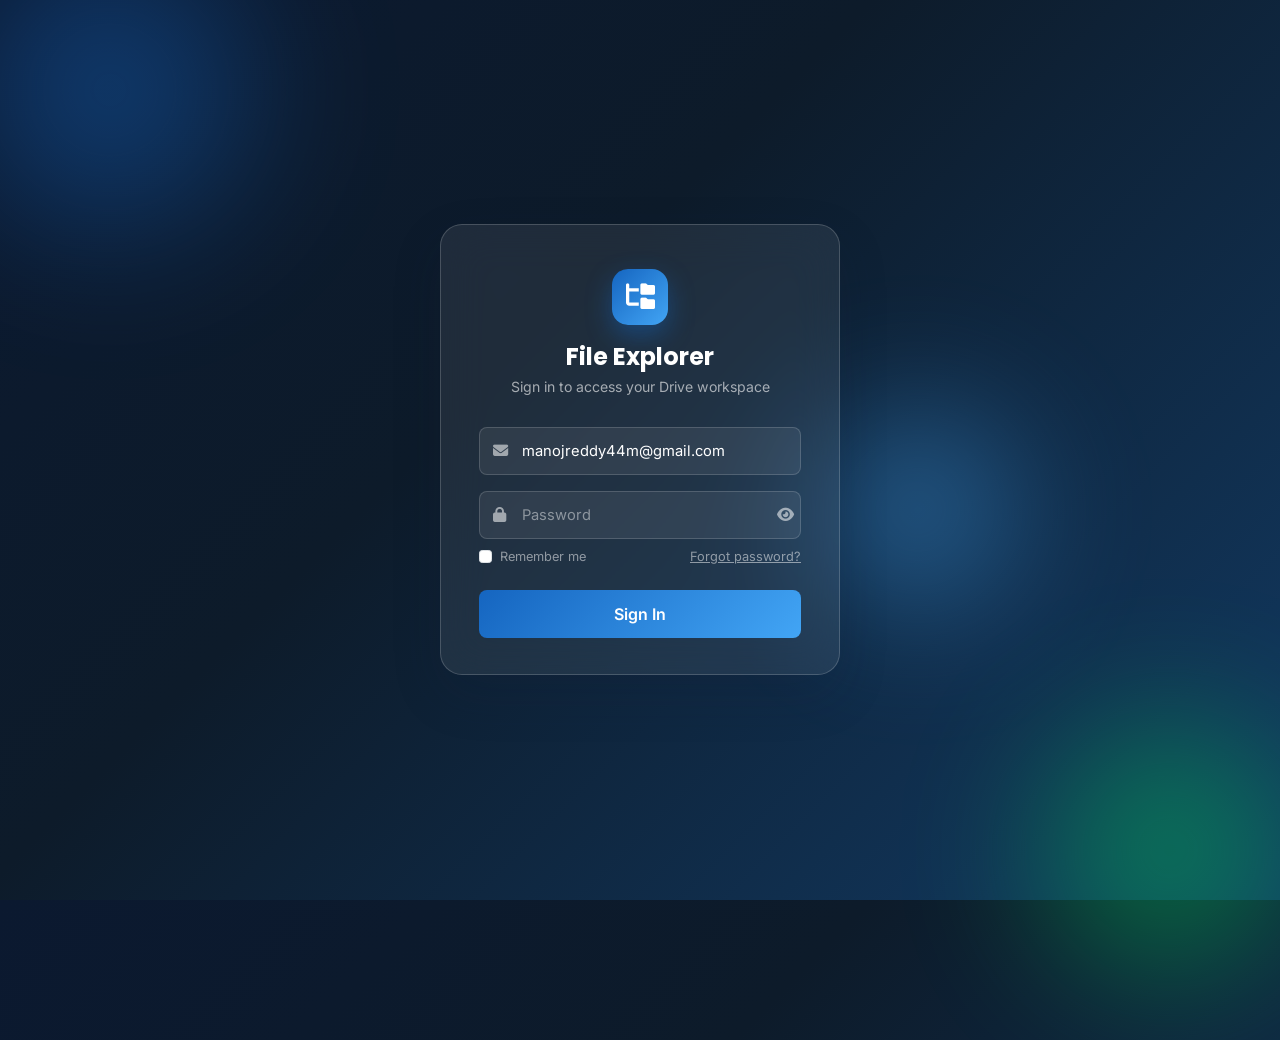
<file: index.html>
<!DOCTYPE html>
<html lang="en">
    <link rel="icon" href="filelogo.png">
<head>
  <meta charset="UTF-8">
  <meta http-equiv="refresh" content="0; url=login.html">
  <title>File Explorer</title>
  <script>window.location.replace('login.html');</script>
</head>
<body>
  <p>Redirecting to <a href="login.html">File Explorer</a>…</p>
</body>
</html>
</file>
<file: style.css>
/* ============================================================
   File Explorer — Design Tokens & Global Styles
   ============================================================ */

@import url('https://fonts.googleapis.com/css2?family=Poppins:wght@500;600;700;800&family=Inter:wght@400;500;600;700&display=swap');

:root {
  /* Brand palette (per spec) */
  --color-primary: #1565C0;
  --color-primary-rgb: 21, 101, 192;
  --color-secondary: #42A5F5;
  --color-accent: #00C853;
  --color-accent-rgb: 0, 200, 83;
  --color-bg: #F4F7FC;
  --color-card: #FFFFFF;
  --color-sidebar: #0D1B2A;
  --color-sidebar-hover: #16283D;
  --color-danger: #E53935;
  --color-warning: #FB8C00;

  --text-primary: #16202B;
  --text-secondary: #64748B;
  --text-muted: #94A3B8;
  --text-on-sidebar: #C9D6E3;

  --border-color: #E6ECF5;
  --shadow-sm: 0 1px 2px rgba(16, 30, 54, 0.06);
  --shadow-md: 0 6px 20px rgba(16, 30, 54, 0.08);
  --shadow-lg: 0 20px 50px rgba(16, 30, 54, 0.16);

  --radius-sm: 8px;
  --radius-md: 14px;
  --radius-lg: 22px;

  --font-display: 'Poppins', 'Inter', sans-serif;
  --font-body: 'Inter', sans-serif;

  --sidebar-width: 268px;
  --sidebar-collapsed: 78px;
  --topbar-height: 68px;

  --transition-fast: 160ms cubic-bezier(.4,0,.2,1);
  --transition-med: 280ms cubic-bezier(.4,0,.2,1);
}

* { box-sizing: border-box; }

html, body {
  height: 100%;
}

body {
  font-family: var(--font-body);
  background: var(--color-bg);
  color: var(--text-primary);
  overflow-x: hidden;
}

h1, h2, h3, h4, h5, h6, .font-display {
  font-family: var(--font-display);
}

a { text-decoration: none; }

::-webkit-scrollbar { width: 8px; height: 8px; }
::-webkit-scrollbar-track { background: transparent; }
::-webkit-scrollbar-thumb { background: #CBD5E1; border-radius: 8px; }
::-webkit-scrollbar-thumb:hover { background: #9FB0C4; }

:focus-visible {
  outline: 2px solid var(--color-primary);
  outline-offset: 2px;
}

/* ============================================================
   LOGIN PAGE
   ============================================================ */

.login-page {
  min-height: 100vh;
  display: flex;
  align-items: center;
  justify-content: center;
  position: relative;
  overflow: hidden;
  background: linear-gradient(135deg, #0B1930 0%, #0D1B2A 40%, #123A63 100%);
}

.login-bg-orb {
  position: absolute;
  border-radius: 50%;
  filter: blur(60px);
  opacity: 0.55;
  animation: float-orb 14s ease-in-out infinite;
}
.orb-1 {
  width: 420px; height: 420px;
  background: radial-gradient(circle, var(--color-primary), transparent 70%);
  top: -120px; left: -100px;
  animation-delay: 0s;
}
.orb-2 {
  width: 380px; height: 380px;
  background: radial-gradient(circle, var(--color-accent), transparent 70%);
  bottom: -140px; right: -80px;
  animation-delay: -5s;
}
.orb-3 {
  width: 300px; height: 300px;
  background: radial-gradient(circle, var(--color-secondary), transparent 70%);
  top: 40%; left: 60%;
  animation-delay: -9s;
}

@keyframes float-orb {
  0%, 100% { transform: translate(0, 0) scale(1); }
  33% { transform: translate(30px, -40px) scale(1.08); }
  66% { transform: translate(-20px, 25px) scale(0.95); }
}

.login-card {
  position: relative;
  z-index: 2;
  width: 100%;
  max-width: 400px;
  padding: 44px 38px 36px;
  background: rgba(255, 255, 255, 0.08);
  border: 1px solid rgba(255, 255, 255, 0.18);
  border-radius: var(--radius-lg);
  backdrop-filter: blur(22px);
  -webkit-backdrop-filter: blur(22px);
  box-shadow: var(--shadow-lg);
  animation: card-rise 700ms cubic-bezier(.2,.8,.2,1) both;
}

@keyframes card-rise {
  from { opacity: 0; transform: translateY(24px) scale(.98); }
  to { opacity: 1; transform: translateY(0) scale(1); }
}

.login-logo {
  width: 56px; height: 56px;
  border-radius: 16px;
  display: flex; align-items: center; justify-content: center;
  background: linear-gradient(135deg, var(--color-primary), var(--color-secondary));
  color: #fff;
  font-size: 26px;
  margin: 0 auto 18px;
  box-shadow: 0 10px 26px rgba(var(--color-primary-rgb), 0.45);
}

.login-title {
  color: #fff;
  text-align: center;
  font-weight: 700;
  font-size: 1.5rem;
  margin-bottom: 4px;
}

.login-subtitle {
  color: rgba(255,255,255,0.6);
  text-align: center;
  font-size: 0.88rem;
  margin-bottom: 30px;
}

.glass-input {
  background: rgba(255,255,255,0.07);
  border: 1px solid rgba(255,255,255,0.16);
  color: #fff;
  border-radius: var(--radius-sm);
  padding: 12px 14px 12px 42px;
  font-size: 0.92rem;
  transition: var(--transition-fast);
}
.glass-input::placeholder { color: rgba(255,255,255,0.45); }
.glass-input:focus {
  background: rgba(255,255,255,0.12);
  border-color: var(--color-secondary);
  color: #fff;
  box-shadow: 0 0 0 3px rgba(66,165,245,0.25);
}

.input-icon-wrap { position: relative; }
.input-icon-wrap i {
  position: absolute; left: 14px; top: 50%; transform: translateY(-50%);
  color: rgba(255,255,255,0.55); font-size: 0.95rem;
}

/* Password show/hide eye icon */
.input-icon-wrap .glass-input.pw-field { padding-right: 44px; }
.pw-toggle-btn {
  position: absolute;
  right: 6px; top: 50%; transform: translateY(-50%);
  width: 32px; height: 32px;
  display: flex; align-items: center; justify-content: center;
  background: none; border: none; padding: 0;
  color: rgba(255,255,255,0.5);
  font-size: 0.92rem;
  cursor: pointer;
  border-radius: var(--radius-sm);
  transition: var(--transition-fast);
}
.pw-toggle-btn:hover, .pw-toggle-btn:focus-visible { color: #fff; background: rgba(255,255,255,0.08); }

.btn-login {
  width: 100%;
  border: none;
  border-radius: var(--radius-sm);
  padding: 12px;
  font-weight: 600;
  color: #fff;
  background: linear-gradient(135deg, var(--color-primary), var(--color-secondary));
  transition: var(--transition-fast);
  position: relative;
  overflow: hidden;
}
.btn-login:hover { filter: brightness(1.08); transform: translateY(-1px); box-shadow: 0 10px 24px rgba(var(--color-primary-rgb), 0.4); }
.btn-login:active { transform: translateY(0); }

.login-error {
  background: rgba(229, 57, 53, 0.14);
  border: 1px solid rgba(229, 57, 53, 0.4);
  color: #FFB4B0;
  font-size: 0.82rem;
  border-radius: var(--radius-sm);
  padding: 10px 12px;
  margin-bottom: 16px;
  display: flex;
  align-items: center;
  gap: 8px;
  animation: shake 420ms cubic-bezier(.36,.07,.19,.97);
}

@keyframes shake {
  10%, 90% { transform: translateX(-1px); }
  20%, 80% { transform: translateX(2px); }
  30%, 50%, 70% { transform: translateX(-4px); }
  40%, 60% { transform: translateX(4px); }
}

.login-hint {
  margin-top: 22px;
  text-align: center;
  font-size: 0.75rem;
  color: rgba(255,255,255,0.4);
}

.login-success {
  background: rgba(0, 200, 83, 0.14) !important;
  border-color: rgba(0, 200, 83, 0.4) !important;
  color: #9BE8B4 !important;
}

.login-info {
  background: rgba(66, 165, 245, 0.14) !important;
  border-color: rgba(66, 165, 245, 0.35) !important;
  color: #CFE8FF !important;
}

/* ============================================================
   FORGOT PASSWORD PANEL
   ============================================================ */
.fp-back-btn {
  position: absolute;
  top: 20px; left: 20px;
  width: 34px; height: 34px;
  border-radius: 50%;
  border: 1px solid rgba(255,255,255,0.18);
  background: rgba(255,255,255,0.07);
  color: #fff;
  display: flex; align-items: center; justify-content: center;
  font-size: 0.85rem;
  cursor: pointer;
  transition: var(--transition-fast);
}
.fp-back-btn:hover { background: rgba(255,255,255,0.15); }

.fp-steps {
  display: flex;
  align-items: center;
  justify-content: center;
  gap: 6px;
  margin-bottom: 22px;
}
.fp-step {
  display: flex;
  align-items: center;
  gap: 6px;
  font-size: 0.72rem;
  color: rgba(255,255,255,0.4);
  white-space: nowrap;
}
.fp-step span {
  width: 20px; height: 20px;
  border-radius: 50%;
  background: rgba(255,255,255,0.12);
  display: flex; align-items: center; justify-content: center;
  font-size: 0.68rem;
  font-weight: 600;
  transition: var(--transition-med);
}
.fp-step.active { color: rgba(255,255,255,0.85); }
.fp-step.active span { background: var(--color-secondary); color: #fff; }
.fp-step-line { width: 20px; height: 1px; background: rgba(255,255,255,0.16); }

.fp-info {
  background: rgba(66, 165, 245, 0.14);
  border: 1px solid rgba(66, 165, 245, 0.35);
  color: #CFE8FF;
  font-size: 0.8rem;
  border-radius: var(--radius-sm);
  padding: 10px 12px;
  margin-bottom: 16px;
  display: flex;
  align-items: flex-start;
  gap: 8px;
  animation: card-rise 350ms cubic-bezier(.2,.8,.2,1) both;
}
.fp-info i { margin-top: 2px; }

.otp-input-row {
  display: flex;
  gap: 8px;
  justify-content: center;
}
.otp-box {
  width: 44px; height: 52px;
  text-align: center;
  font-size: 1.3rem;
  font-weight: 700;
  background: rgba(255,255,255,0.07);
  border: 1px solid rgba(255,255,255,0.16);
  border-radius: var(--radius-sm);
  color: #fff;
  transition: var(--transition-fast);
}
.otp-box:focus {
  outline: none;
  background: rgba(255,255,255,0.12);
  border-color: var(--color-secondary);
  box-shadow: 0 0 0 3px rgba(66,165,245,0.25);
}

/* Ripple */
.ripple { position: relative; overflow: hidden; }
.ripple-effect {
  position: absolute;
  border-radius: 50%;
  background: rgba(255,255,255,0.5);
  transform: scale(0);
  animation: ripple-anim 550ms linear;
  pointer-events: none;
}
@keyframes ripple-anim {
  to { transform: scale(3); opacity: 0; }
}

/* ============================================================
   DASHBOARD SHELL
   ============================================================ */

.app-shell { display: flex; min-height: 100vh; }

/* --- Sidebar --- */
.sidebar {
  width: var(--sidebar-width);
  background: var(--color-sidebar);
  color: var(--text-on-sidebar);
  position: fixed;
  top: 0; left: 0; bottom: 0;
  z-index: 1030;
  display: flex;
  flex-direction: column;
  transition: width var(--transition-med), transform var(--transition-med);
  overflow: hidden;
}
.sidebar.collapsed { width: var(--sidebar-collapsed); }

.sidebar-brand {
  height: var(--topbar-height);
  display: flex; align-items: center; gap: 12px;
  padding: 0 20px;
  flex-shrink: 0;
  border-bottom: 1px solid rgba(255,255,255,0.06);
}
.sidebar-brand .brand-icon {
  width: 34px; height: 34px; border-radius: 10px;
  background: linear-gradient(135deg, var(--color-primary), var(--color-secondary));
  display: flex; align-items: center; justify-content: center;
  color: #fff; flex-shrink: 0;
}
.sidebar-brand .brand-name {
  font-family: var(--font-display);
  font-weight: 700;
  color: #fff;
  white-space: nowrap;
  opacity: 1;
  transition: opacity var(--transition-fast);
}
.sidebar.collapsed .brand-name,
.sidebar.collapsed .nav-label,
.sidebar.collapsed .tree-label,
.sidebar.collapsed .sidebar-section-title { opacity: 0; pointer-events: none; }

.sidebar-nav { padding: 14px 12px; flex-shrink: 0; }

.nav-item {
  display: flex; align-items: center; gap: 12px;
  padding: 10px 12px;
  border-radius: var(--radius-sm);
  color: var(--text-on-sidebar);
  cursor: pointer;
  font-size: 0.9rem;
  font-weight: 500;
  transition: var(--transition-fast);
  white-space: nowrap;
  margin-bottom: 2px;
}
.nav-item i { width: 18px; text-align: center; flex-shrink: 0; }
.nav-item:hover { background: var(--color-sidebar-hover); color: #fff; }
.nav-item.active {
  background: linear-gradient(135deg, rgba(var(--color-primary-rgb),0.9), rgba(66,165,245,0.7));
  color: #fff;
  box-shadow: 0 4px 14px rgba(var(--color-primary-rgb), 0.35);
}

.sidebar-divider { height: 1px; background: rgba(255,255,255,0.07); margin: 10px 20px; flex-shrink: 0; }

.sidebar-section-title {
  font-size: 0.68rem;
  text-transform: uppercase;
  letter-spacing: 0.08em;
  color: var(--text-muted);
  padding: 6px 24px;
  transition: opacity var(--transition-fast);
}

.folder-tree {
  flex: 1;
  overflow-y: auto;
  padding: 0 8px 16px;
}

.tree-node { user-select: none; }
.tree-row {
  display: flex; align-items: center; gap: 6px;
  padding: 7px 8px;
  border-radius: var(--radius-sm);
  cursor: pointer;
  font-size: 0.85rem;
  color: var(--text-on-sidebar);
  transition: var(--transition-fast);
  white-space: nowrap;
}
.tree-row:hover { background: var(--color-sidebar-hover); color: #fff; }
.tree-row.active { background: rgba(var(--color-primary-rgb), 0.5); color: #fff; }
.tree-caret {
  width: 16px; text-align: center; font-size: 0.7rem;
  transition: transform var(--transition-fast);
  color: var(--text-muted);
  flex-shrink: 0;
}
.tree-caret.open { transform: rotate(90deg); }
.tree-caret.leaf { visibility: hidden; }
.tree-row i.tree-folder-icon { color: var(--color-secondary); flex-shrink: 0; }
.tree-label { overflow: hidden; text-overflow: ellipsis; }
.tree-children {
  overflow: hidden;
  max-height: 0;
  transition: max-height var(--transition-med) ease;
  padding-left: 18px;
  border-left: 1px dashed rgba(255,255,255,0.08);
  margin-left: 14px;
}
.tree-children.open { max-height: 2000px; }

/* --- Main column --- */
.main-col {
  flex: 1;
  margin-left: var(--sidebar-width);
  display: flex;
  flex-direction: column;
  min-height: 100vh;
  transition: margin-left var(--transition-med);
}
.main-col.sidebar-collapsed { margin-left: var(--sidebar-collapsed); }

/* --- Topbar --- */
.topbar {
  height: var(--topbar-height);
  background: rgba(255,255,255,0.85);
  backdrop-filter: blur(10px);
  border-bottom: 1px solid var(--border-color);
  display: flex; align-items: center;
  padding: 0 22px;
  gap: 16px;
  position: sticky; top: 0; z-index: 1020;
}

.icon-btn {
  width: 38px; height: 38px;
  border-radius: 10px;
  display: flex; align-items: center; justify-content: center;
  color: var(--text-secondary);
  background: transparent;
  border: none;
  transition: var(--transition-fast);
  flex-shrink: 0;
  position: relative;
}
.icon-btn:hover { background: var(--color-bg); color: var(--color-primary); }

.search-box {
  flex: 1;
  max-width: 480px;
  position: relative;
}
.search-box input {
  width: 100%;
  border: 1px solid var(--border-color);
  background: var(--color-bg);
  border-radius: 999px;
  padding: 9px 16px 9px 40px;
  font-size: 0.88rem;
  transition: var(--transition-fast);
}
.search-box input:focus {
  background: #fff;
  border-color: var(--color-secondary);
  box-shadow: 0 0 0 3px rgba(66,165,245,0.15);
}
.search-box i {
  position: absolute; left: 15px; top: 50%; transform: translateY(-50%);
  color: var(--text-muted); font-size: 0.85rem;
}

.notif-dot {
  position: absolute; top: 6px; right: 6px;
  width: 8px; height: 8px; border-radius: 50%;
  background: var(--color-accent);
  border: 2px solid #fff;
}

.user-chip {
  display: flex; align-items: center; gap: 10px;
  cursor: pointer;
  padding: 5px 10px 5px 5px;
  border-radius: 999px;
  transition: var(--transition-fast);
}
.user-chip:hover { background: var(--color-bg); }
.user-avatar {
  width: 32px; height: 32px; border-radius: 50%;
  background: linear-gradient(135deg, var(--color-primary), var(--color-accent));
  color: #fff; display: flex; align-items: center; justify-content: center;
  font-weight: 600; font-size: 0.8rem; flex-shrink: 0;
}

/* --- Content area --- */
.content-area {
  flex: 1;
  padding: 22px 26px 40px;
}

.breadcrumb-bar {
  display: flex; align-items: center; flex-wrap: wrap; gap: 6px;
  margin-bottom: 18px;
  font-size: 0.92rem;
}
.breadcrumb-item {
  color: var(--text-secondary);
  cursor: pointer;
  padding: 4px 8px;
  border-radius: 6px;
  transition: var(--transition-fast);
}
.breadcrumb-item:hover { background: #fff; color: var(--color-primary); }
.breadcrumb-item.current { color: var(--text-primary); font-weight: 600; cursor: default; }
.breadcrumb-item.current:hover { background: transparent; }
.breadcrumb-sep { color: var(--text-muted); font-size: 0.75rem; }

.toolbar {
  display: flex; align-items: center; justify-content: space-between;
  flex-wrap: wrap; gap: 12px;
  margin-bottom: 20px;
}
.toolbar-left { display: flex; align-items: center; gap: 10px; flex-wrap: wrap; }
.toolbar-right { display: flex; align-items: center; gap: 8px; }

.btn-primary-grad {
  background: linear-gradient(135deg, var(--color-primary), var(--color-secondary));
  border: none; color: #fff; font-weight: 600;
  padding: 9px 18px; border-radius: var(--radius-sm);
  font-size: 0.88rem;
  transition: var(--transition-fast);
  display: inline-flex; align-items: center; gap: 8px;
}
.btn-primary-grad:hover { filter: brightness(1.07); box-shadow: 0 8px 20px rgba(var(--color-primary-rgb),0.32); color: #fff; }

.btn-outline-soft {
  background: #fff;
  border: 1px solid var(--border-color);
  color: var(--text-secondary);
  padding: 9px 14px; border-radius: var(--radius-sm);
  font-size: 0.85rem; font-weight: 500;
  transition: var(--transition-fast);
  display: inline-flex; align-items: center; gap: 6px;
}
.btn-outline-soft:hover { border-color: var(--color-secondary); color: var(--color-primary); }

.view-toggle {
  display: flex; background: #fff; border: 1px solid var(--border-color);
  border-radius: var(--radius-sm); overflow: hidden;
}
.view-toggle button {
  border: none; background: transparent; padding: 8px 12px;
  color: var(--text-muted); transition: var(--transition-fast);
}
.view-toggle button.active { background: var(--color-bg); color: var(--color-primary); }

.dropdown-sort .dropdown-menu { border-radius: var(--radius-sm); box-shadow: var(--shadow-md); border: 1px solid var(--border-color); }

/* --- Grid view --- */
.file-grid {
  display: grid;
  grid-template-columns: repeat(auto-fill, minmax(168px, 1fr));
  gap: 16px;
}

.file-card {
  background: var(--color-card);
  border: 1px solid var(--border-color);
  border-radius: var(--radius-md);
  padding: 16px 14px 12px;
  cursor: pointer;
  transition: var(--transition-fast);
  position: relative;
  animation: card-pop 320ms cubic-bezier(.2,.8,.2,1) both;
}
@keyframes card-pop {
  from { opacity: 0; transform: translateY(8px) scale(.97); }
  to { opacity: 1; transform: translateY(0) scale(1); }
}
.file-card:hover {
  box-shadow: var(--shadow-md);
  transform: translateY(-3px);
  border-color: rgba(var(--color-primary-rgb),0.25);
}
.file-card.drag-over {
  border-color: var(--color-accent);
  box-shadow: 0 0 0 3px rgba(var(--color-accent-rgb),0.25);
}
.file-card .card-icon {
  width: 100%; height: 68px;
  display: flex; align-items: center; justify-content: center;
  font-size: 1.9rem;
  margin-bottom: 10px;
}
.file-card .card-name {
  font-size: 0.83rem; font-weight: 600;
  overflow: hidden; text-overflow: ellipsis; white-space: nowrap;
  margin-bottom: 3px;
}
.file-card .card-meta {
  font-size: 0.72rem; color: var(--text-muted);
}
.file-card .card-actions {
  position: absolute; top: 8px; right: 8px;
  opacity: 0.75; transition: var(--transition-fast);
}
.file-card:hover .card-actions,
.file-card .card-actions:focus-within { opacity: 1; }

.icon-folder { color: var(--color-secondary); }
.icon-image { color: #EC407A; }
.icon-pdf { color: #E53935; }
.icon-doc { color: #1565C0; }
.icon-sheet { color: #00A152; }
.icon-ppt { color: #E65100; }
.icon-zip { color: #6D4C41; }
.icon-video { color: #8E24AA; }
.icon-audio { color: #00838F; }
.icon-generic { color: #607D8B; }

/* --- List view --- */
.file-table {
  width: 100%;
  background: var(--color-card);
  border: 1px solid var(--border-color);
  border-radius: var(--radius-md);
  overflow: hidden;
  border-collapse: collapse;
}
.file-table thead th {
  background: #FAFBFF;
  font-size: 0.72rem;
  text-transform: uppercase;
  letter-spacing: 0.04em;
  color: var(--text-muted);
  font-weight: 600;
  padding: 12px 16px;
  border-bottom: 1px solid var(--border-color);
  cursor: pointer;
  white-space: nowrap;
}
.file-table tbody tr {
  transition: var(--transition-fast);
  cursor: pointer;
  animation: row-fade 260ms ease both;
}
@keyframes row-fade { from { opacity: 0; } to { opacity: 1; } }
.file-table tbody tr:hover { background: #F7FAFF; }
.file-table tbody td {
  padding: 11px 16px;
  border-bottom: 1px solid var(--border-color);
  font-size: 0.85rem;
  vertical-align: middle;
}
.file-table tbody tr:last-child td { border-bottom: none; }
.file-name-cell { display: flex; align-items: center; gap: 10px; font-weight: 500; }

/* --- Newly created/uploaded item highlight --- */
@keyframes just-created-pop {
  0% { transform: scale(0.85); opacity: 0; box-shadow: 0 0 0 0 rgba(var(--color-accent-rgb), 0.5); }
  40% { transform: scale(1.04); opacity: 1; }
  60% { transform: scale(1); box-shadow: 0 0 0 14px rgba(var(--color-accent-rgb), 0); }
  100% { transform: scale(1); box-shadow: 0 0 0 0 rgba(var(--color-accent-rgb), 0); }
}
@keyframes just-created-row-pop {
  0% { transform: scaleY(0.6); opacity: 0; background: rgba(var(--color-accent-rgb), 0.18); }
  50% { transform: scaleY(1.02); opacity: 1; }
  100% { transform: scaleY(1); background: rgba(var(--color-accent-rgb), 0.06); }
}
.file-card.just-created {
  animation: just-created-pop 900ms cubic-bezier(.2,.8,.2,1);
  border-color: var(--color-accent) !important;
  transform-origin: center;
}
.file-table tbody tr.just-created {
  animation: just-created-row-pop 700ms cubic-bezier(.2,.8,.2,1);
  transform-origin: center;
}

/* --- Success "checkmark" state on a button mid-animation (e.g. Create folder) --- */
@keyframes btn-success-in {
  0% { transform: scale(0.9); }
  50% { transform: scale(1.05); }
  100% { transform: scale(1); }
}
.btn-success-pulse {
  background: var(--color-accent) !important;
  border-color: var(--color-accent) !important;
  animation: btn-success-in 350ms ease-out;
}
.dot-flash span {
  animation: dot-flash-blink 1.2s infinite;
  opacity: 0.2;
}
.dot-flash span:nth-child(2) { animation-delay: 0.2s; }
.dot-flash span:nth-child(3) { animation-delay: 0.4s; }
@keyframes dot-flash-blink {
  0%, 80%, 100% { opacity: 0.2; }
  40% { opacity: 1; }
}

/* --- Settings view --- */
.settings-grid {
  display: grid;
  grid-template-columns: repeat(auto-fit, minmax(320px, 1fr));
  gap: 18px;
}
.settings-card {
  background: var(--color-card);
  border: 1px solid var(--border-color);
  border-radius: var(--radius-md);
  padding: 18px 20px;
}
.settings-card-title { margin-bottom: 14px; font-weight: 600; font-size: 0.95rem; }
.settings-account-row { display: flex; align-items: center; gap: 12px; }
.settings-row {
  display: flex; align-items: center; justify-content: space-between;
  gap: 12px; padding: 10px 0;
  border-top: 1px solid var(--border-color);
}
.settings-row:first-of-type { border-top: none; padding-top: 0; }
.settings-danger { border-color: rgba(229,57,53,0.25); }
.storage-bar-track { height: 8px; background: var(--color-bg); border-radius: 4px; overflow: hidden; }
.storage-bar-fill { height: 100%; background: linear-gradient(90deg, var(--color-secondary), var(--color-primary)); border-radius: 4px; transition: width 300ms ease; }

/* --- Empty state --- */
.empty-state {
  text-align: center;
  padding: 70px 20px;
  color: var(--text-muted);
}
.empty-state i { font-size: 2.6rem; color: #CBD5E1; margin-bottom: 14px; display: block; }

/* --- Skeleton loading --- */
.skeleton {
  background: linear-gradient(90deg, #ECEFF4 25%, #F5F7FA 37%, #ECEFF4 63%);
  background-size: 400% 100%;
  animation: skeleton-shine 1.4s ease infinite;
  border-radius: 8px;
}
@keyframes skeleton-shine { 0% { background-position: 100% 50%; } 100% { background-position: 0 50%; } }

/* --- Drop zone overlay --- */
.dropzone-overlay {
  position: fixed; inset: 0;
  background: rgba(21,101,192,0.12);
  backdrop-filter: blur(2px);
  z-index: 1500;
  display: none;
  align-items: center; justify-content: center;
}
.dropzone-overlay.active { display: flex; }
.dropzone-inner {
  border: 3px dashed var(--color-primary);
  border-radius: var(--radius-lg);
  background: rgba(255,255,255,0.9);
  padding: 60px 90px;
  text-align: center;
  color: var(--color-primary);
  animation: dz-pulse 1.1s ease-in-out infinite;
}
@keyframes dz-pulse { 0%,100% { transform: scale(1); } 50% { transform: scale(1.03); } }
.dropzone-inner i { font-size: 2.6rem; margin-bottom: 10px; display: block; }

/* --- Upload progress panel --- */
.upload-panel {
  position: fixed; bottom: 20px; right: 20px;
  width: 320px;
  background: var(--color-card);
  border-radius: var(--radius-md);
  box-shadow: var(--shadow-lg);
  z-index: 1400;
  overflow: hidden;
  animation: card-rise 300ms ease both;
}
.upload-panel-header {
  padding: 12px 16px;
  background: var(--color-sidebar);
  color: #fff;
  font-size: 0.85rem;
  font-weight: 600;
  display: flex; align-items: center; justify-content: space-between;
}
.upload-list { max-height: 240px; overflow-y: auto; }
.upload-item { padding: 10px 16px; border-bottom: 1px solid var(--border-color); }
.upload-item:last-child { border-bottom: none; }
.upload-item-name { font-size: 0.8rem; font-weight: 500; margin-bottom: 6px; display: flex; justify-content: space-between; }
.upload-progress-track { height: 6px; background: var(--color-bg); border-radius: 4px; overflow: hidden; }
.upload-progress-fill {
  height: 100%;
  background: linear-gradient(90deg, var(--color-primary), var(--color-accent));
  border-radius: 4px;
  width: 0%;
  transition: width 200ms ease;
}

/* --- Context menu --- */
.context-menu {
  position: fixed;
  background: var(--color-card);
  border-radius: var(--radius-sm);
  box-shadow: var(--shadow-lg);
  border: 1px solid var(--border-color);
  padding: 6px;
  min-width: 190px;
  z-index: 2000;
  display: none;
  animation: ctx-pop 140ms ease both;
}
@keyframes ctx-pop { from { opacity: 0; transform: scale(.95); } to { opacity: 1; transform: scale(1); } }
.context-menu.show { display: block; }
.context-menu-item {
  padding: 9px 12px;
  border-radius: 6px;
  font-size: 0.85rem;
  display: flex; align-items: center; gap: 10px;
  cursor: pointer;
  color: var(--text-primary);
  transition: var(--transition-fast);
}
.context-menu-item:hover { background: var(--color-bg); color: var(--color-primary); }
.context-menu-item.danger { color: var(--color-danger); }
.context-menu-item.danger:hover { background: rgba(229,57,53,0.08); }

/* --- Clipboard: item pending a Cut→Paste move --- */
.file-card.clipboard-cut { opacity: 0.45; }
.file-table tbody tr.clipboard-cut { opacity: 0.45; }

/* --- Global "action in progress" lock ---
   Shown/applied for every mutating action (delete, copy, cut, paste,
   restore, rename, upload, create folder, drag-move, empty trash) so
   a second click can't fire a duplicate operation mid-flight. */
#globalProgressBar {
  position: fixed; top: 0; left: 0; right: 0; height: 3px;
  z-index: 5000;
  background: linear-gradient(90deg, var(--color-primary), var(--color-secondary), var(--color-primary));
  background-size: 200% 100%;
  animation: global-progress-slide 1.1s linear infinite;
  display: none;
}
@keyframes global-progress-slide {
  0% { background-position: 200% 0; }
  100% { background-position: -200% 0; }
}
body.action-busy .file-card,
body.action-busy .file-table tbody tr,
body.action-busy .toolbar-left button,
body.action-busy .toolbar-right button,
body.action-busy .context-menu-item,
body.action-busy .settings-card button {
  pointer-events: none;
  opacity: 0.55;
  transition: opacity 120ms ease;
}
body.action-busy .context-menu { cursor: progress; }
body.action-busy * { cursor: progress !important; }
.context-menu-divider { height: 1px; background: var(--border-color); margin: 5px 4px; }

/* --- Modal tweaks --- */
.modal-content { border-radius: var(--radius-md); border: none; box-shadow: var(--shadow-lg); }
.modal-header { border-bottom: 1px solid var(--border-color); }
.modal-footer { border-top: 1px solid var(--border-color); }

.preview-modal-body { background: #0D1B2A; display: flex; align-items: center; justify-content: center; min-height: 400px; padding: 0; }
.preview-modal-body img, .preview-modal-body video { max-width: 100%; max-height: 70vh; }
.preview-modal-body iframe { width: 100%; height: 70vh; border: none; background: #fff; }
.preview-fallback { color: #fff; text-align: center; padding: 60px 20px; }
.preview-fallback i { font-size: 3rem; margin-bottom: 14px; display: block; color: var(--color-secondary); }

/* --- Toasts --- */
.toast-stack { position: fixed; top: 84px; right: 20px; z-index: 2100; display: flex; flex-direction: column; gap: 10px; }
.app-toast {
  min-width: 280px; max-width: 340px;
  background: var(--color-card);
  border-radius: var(--radius-sm);
  box-shadow: var(--shadow-lg);
  padding: 12px 14px;
  display: flex; align-items: flex-start; gap: 10px;
  border-left: 4px solid var(--color-accent);
  animation: toast-in 300ms cubic-bezier(.2,.8,.2,1) both;
}
.app-toast.toast-error { border-left-color: var(--color-danger); }
.app-toast.toast-info { border-left-color: var(--color-secondary); }
.app-toast.leaving { animation: toast-out 220ms ease both; }
@keyframes toast-in { from { opacity: 0; transform: translateX(40px); } to { opacity: 1; transform: translateX(0); } }
@keyframes toast-out { to { opacity: 0; transform: translateX(40px); } }
.app-toast i { margin-top: 2px; }
.app-toast .toast-title { font-weight: 600; font-size: 0.85rem; }
.app-toast .toast-msg { font-size: 0.78rem; color: var(--text-secondary); }

/* --- Mobile drawer --- */
.sidebar-backdrop {
  display: none;
  position: fixed; inset: 0; background: rgba(13,27,42,0.5);
  z-index: 1025;
}
.sidebar-backdrop.show { display: block; }

/* Responsive breakpoints */
@media (max-width: 991px) {
  .sidebar {
    transform: translateX(-100%);
    box-shadow: var(--shadow-lg);
  }
  .sidebar.mobile-open { transform: translateX(0); }
  .main-col, .main-col.sidebar-collapsed { margin-left: 0; }
  .search-box { max-width: 100%; }
}

@media (max-width: 576px) {
  .content-area { padding: 16px 12px 30px; }
  .file-grid { grid-template-columns: repeat(auto-fill, minmax(130px, 1fr)); gap: 10px; }
  .topbar { padding: 0 12px; gap: 8px; }
  .toolbar { flex-direction: column; align-items: stretch; }
  .toolbar-left, .toolbar-right { justify-content: space-between; }
}

/* --- Login / forgot-password: small phones --- */
@media (max-width: 480px) {
  .login-page { padding: 16px; }
  .login-card { padding: 34px 22px 26px; max-width: 100%; }
  .login-logo { width: 48px; height: 48px; font-size: 22px; }
  .login-title { font-size: 1.3rem; }
  .login-subtitle { font-size: 0.82rem; margin-bottom: 22px; }
  .fp-steps { gap: 4px; }
  .fp-step { font-size: 0.64rem; gap: 4px; }
  .fp-step span { width: 17px; height: 17px; font-size: 0.6rem; }
  .fp-step-line { width: 12px; }
  .otp-input-row { gap: 6px; }
  .otp-box { width: 38px; height: 46px; font-size: 1.1rem; }
}
@media (max-width: 360px) {
  .login-card { padding: 28px 16px 22px; }
  .otp-input-row { gap: 4px; }
  .otp-box { width: 32px; height: 42px; font-size: 0.95rem; border-radius: 6px; }
  .fp-step span { width: 16px; height: 16px; }
}
</file>
